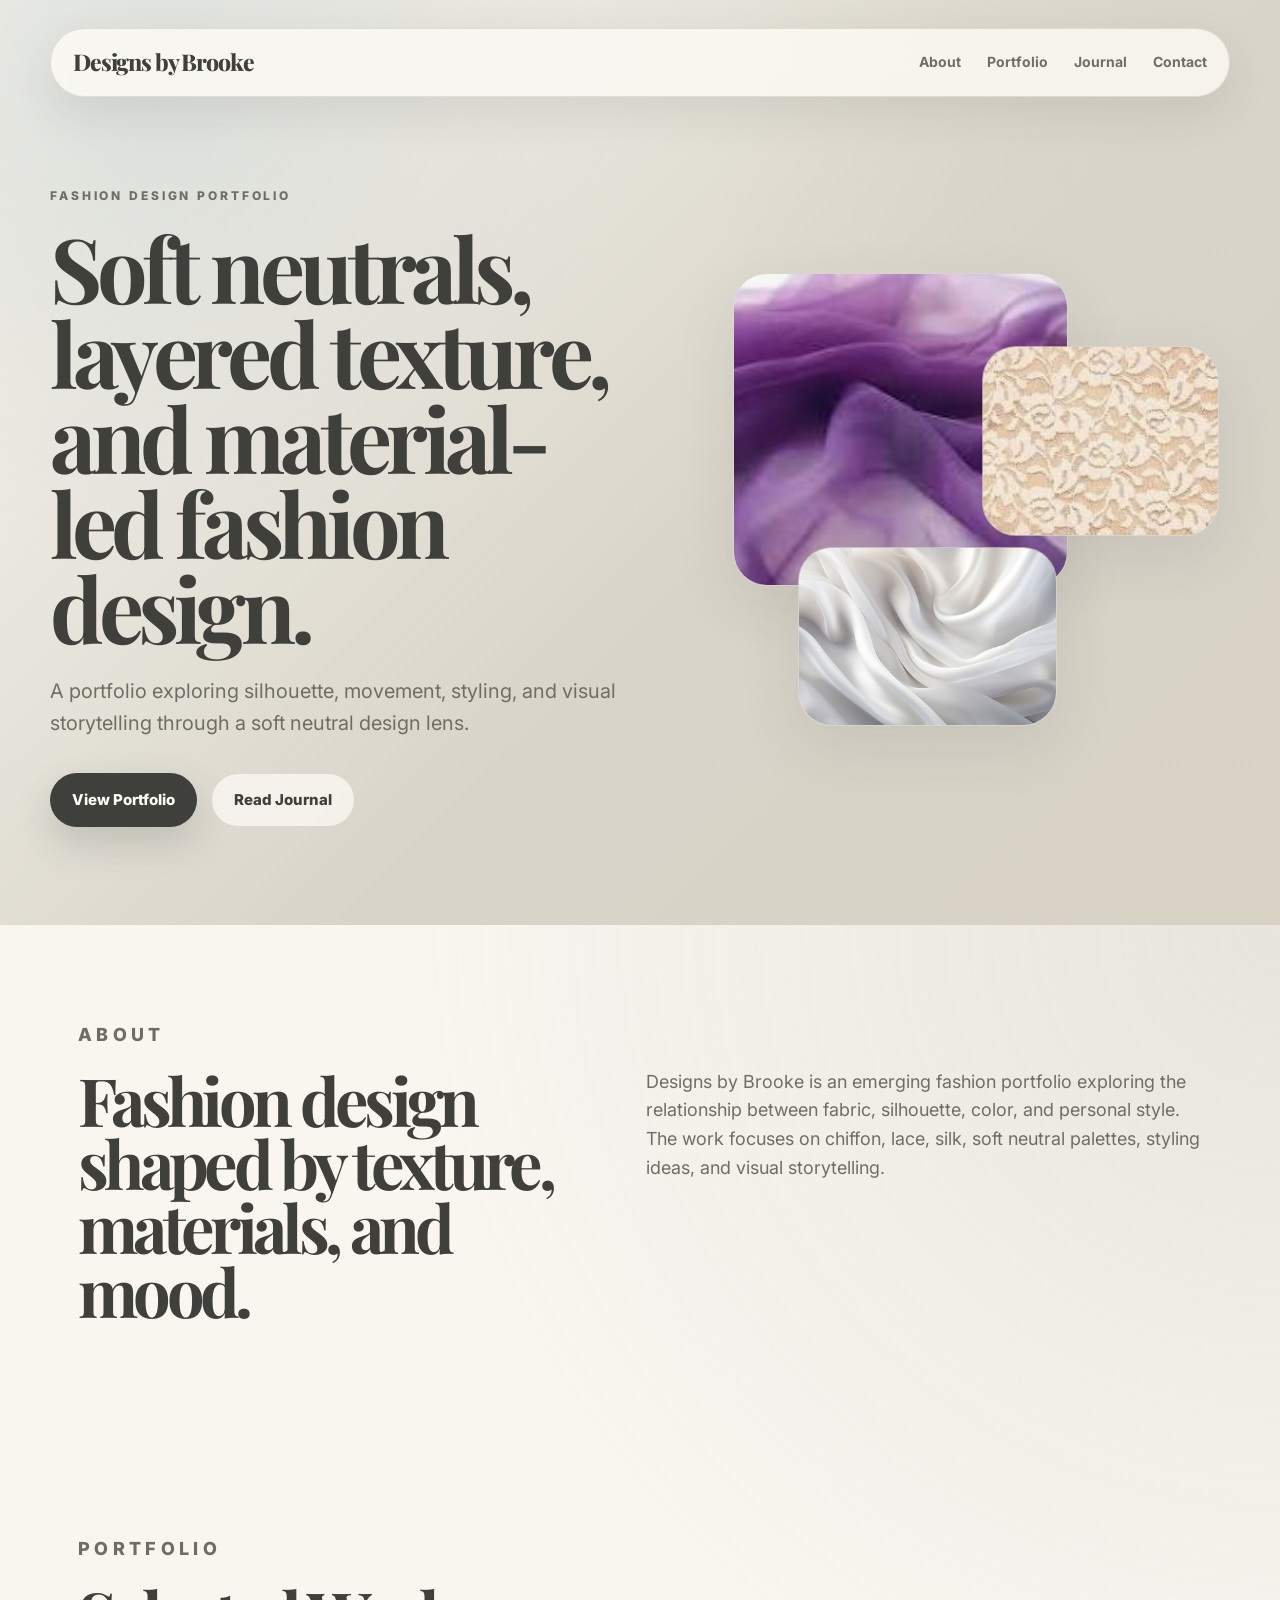
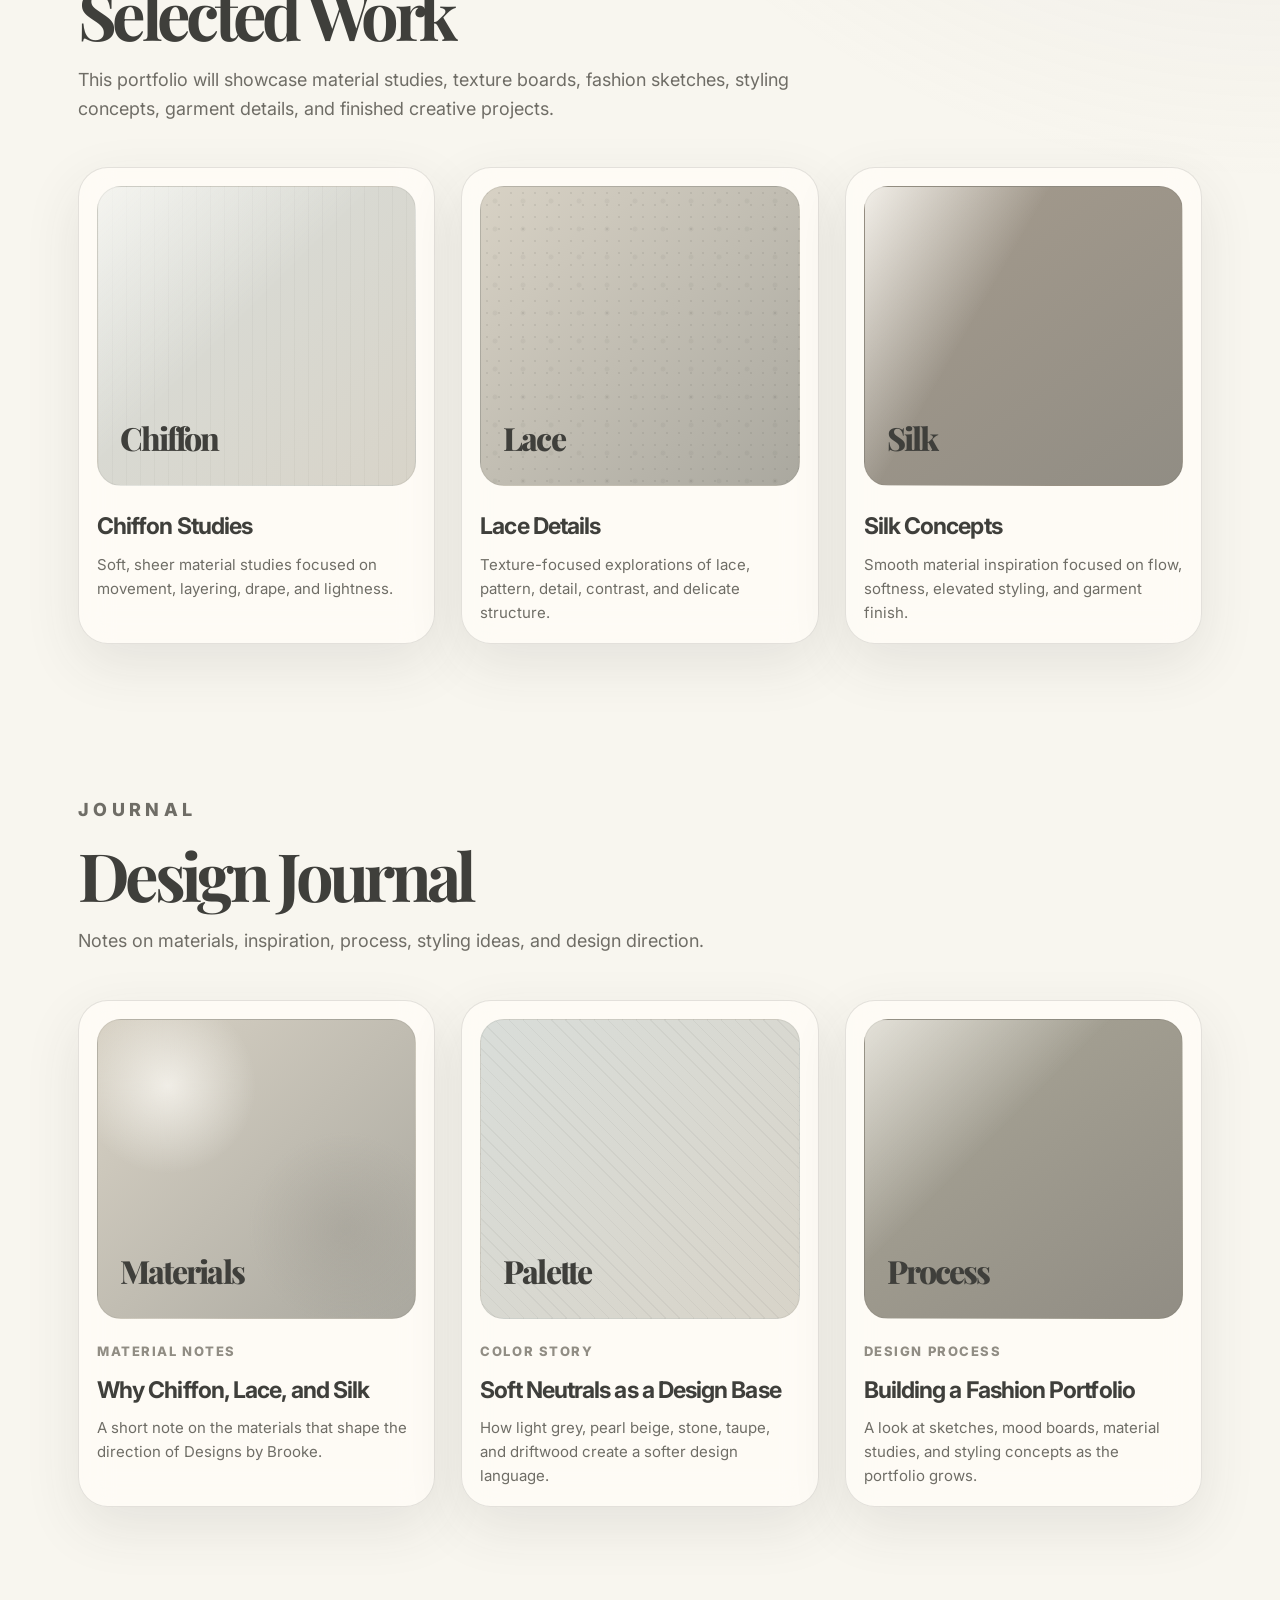
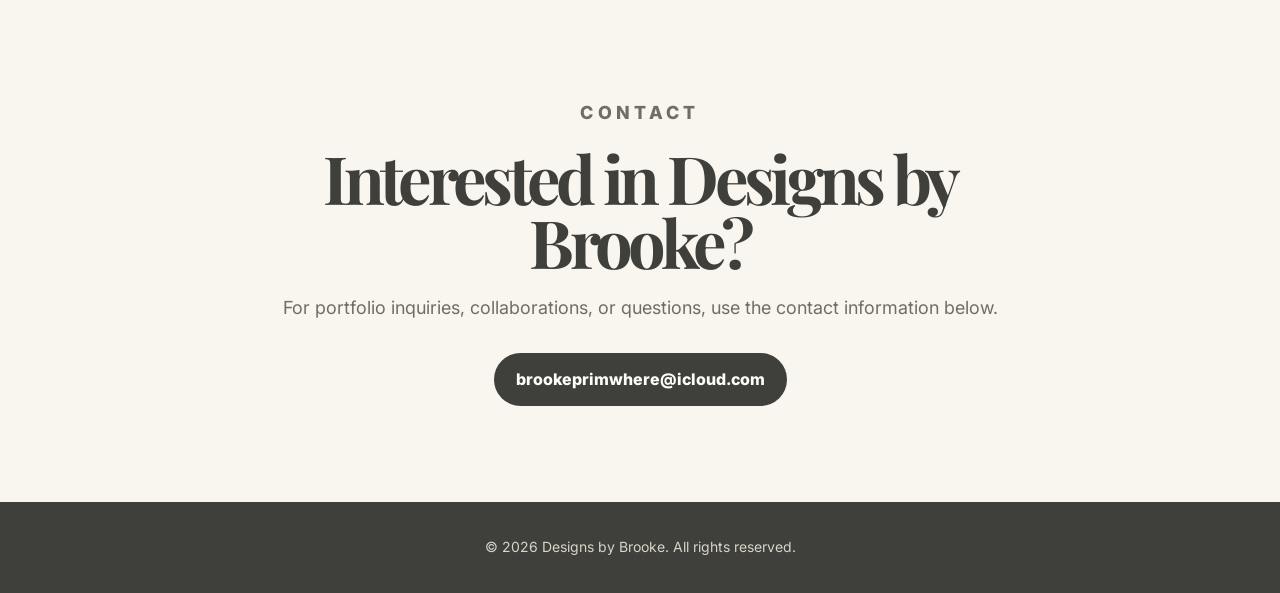
<file: index.html>
<!DOCTYPE html>
<html lang="en">
<head>
  <meta charset="UTF-8" />
  <meta name="viewport" content="width=device-width, initial-scale=1.0" />

  <title>Designs by Brooke | Fashion Design Portfolio</title>

  <meta
    name="description"
    content="Designs by Brooke is a fashion design portfolio focused on texture, soft neutrals, styling concepts, sketches, and creative direction."
  />

  <link rel="preconnect" href="https://fonts.googleapis.com">
  <link rel="preconnect" href="https://fonts.gstatic.com" crossorigin>
  <link
    href="https://fonts.googleapis.com/css2?family=Inter:wght@400;500;600;700;800&family=Playfair+Display:wght@700;800&display=swap"
    rel="stylesheet"
  >

  <link rel="stylesheet" href="style.css" />

  <script src="https://identity.netlify.com/v1/netlify-identity-widget.js"></script>
</head>

<body>
  <header class="hero">
    <nav class="nav">
      <a class="brand" href="index.html">Designs by Brooke</a>

      <div class="nav-links">
        <a href="#about">About</a>
        <a href="#portfolio">Portfolio</a>
        <a href="#journal">Journal</a>
        <a href="#contact">Contact</a>
      </div>
    </nav>

    <section class="hero-inner">
      <div class="hero-copy">
        <p class="eyebrow" id="hero-kicker">Fashion Design Portfolio</p>

        <h1 id="brand-title">Soft neutrals, layered texture, and material-led fashion design.</h1>

        <p class="hero-text" id="hero-text">
          A portfolio exploring silhouette, movement, styling, and visual storytelling through a soft neutral design lens.
        </p>

        <div class="hero-actions">
          <a class="primary-button" href="#portfolio">View Portfolio</a>
          <a class="secondary-button" href="#journal">Read Journal</a>
        </div>
      </div>

      <div class="hero-visual" aria-label="Material image collage">
        <div class="material-image-card hero-chiffon">
          <img src="images/chiffon.png" alt="Chiffon material reference" />
        </div>

        <div class="material-image-card hero-lace">
          <img src="images/lace.png" alt="Lace material reference" />
        </div>

        <div class="material-image-card hero-silk">
          <img src="images/silk.png" alt="Silk material reference" />
        </div>
      </div>
    </section>
  </header>

  <main>
    <section id="about" class="section about-section">
      <p class="section-label">About</p>

      <div class="split-layout">
        <h2 id="about-heading">Fashion design shaped by texture, materials, and mood.</h2>

        <p id="about-text">
          Designs by Brooke is an emerging fashion portfolio exploring the relationship
          between fabric, silhouette, color, and personal style. The work focuses on
          chiffon, lace, silk, soft neutral palettes, styling ideas, and visual storytelling.
        </p>
      </div>
    </section>

    <section id="portfolio" class="section">
      <div class="section-heading">
        <p class="section-label">Portfolio</p>
        <h2>Selected Work</h2>

        <p id="portfolio-intro">
          This portfolio will showcase material studies, texture boards, fashion sketches,
          styling concepts, garment details, and finished creative projects.
        </p>
      </div>

      <div class="portfolio-grid" id="portfolio-grid"></div>
    </section>

    <section id="journal" class="section journal-section">
      <div class="section-heading">
        <p class="section-label">Journal</p>
        <h2 id="journal-heading">Design Journal</h2>

        <p id="journal-intro">
          Notes on materials, inspiration, process, styling ideas, and design direction.
        </p>
      </div>

      <div class="journal-grid" id="journal-grid"></div>
    </section>

    <section id="contact" class="section contact-section">
      <p class="section-label">Contact</p>

      <h2 id="contact-heading">Interested in Designs by Brooke?</h2>

      <p id="contact-text">
        For portfolio inquiries, collaborations, or questions, use the contact information below.
      </p>

      <a class="email-link" id="email-link" href="mailto:brookeprimwhere@icloud.com">
        brookeprimwhere@icloud.com
      </a>
    </section>
  </main>

  <footer>
    <p id="footer-text">&copy; 2026 Designs by Brooke. All rights reserved.</p>
  </footer>

  <script src="site.js"></script>

  <script>
    if (window.netlifyIdentity) {
      window.netlifyIdentity.on("init", function(user) {
        if (!user) {
          window.netlifyIdentity.on("login", function() {
            document.location.href = "/admin/";
          });
        }
      });
    }
  </script>
</body>
</html>
</file>
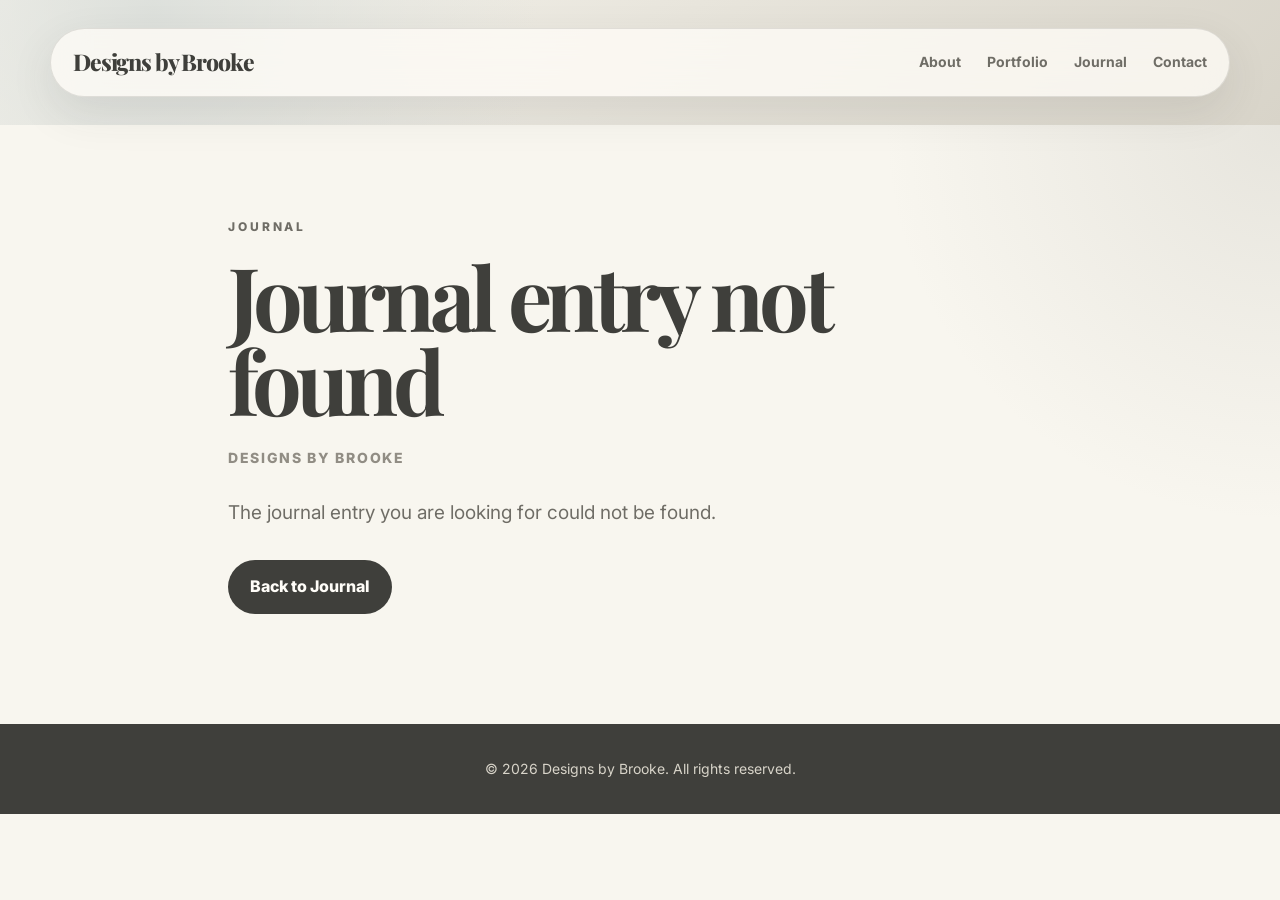
<file: journal.html>
<!DOCTYPE html>
<html lang="en">
<head>
  <meta charset="UTF-8" />
  <meta name="viewport" content="width=device-width, initial-scale=1.0" />

  <title>Journal | Designs by Brooke</title>

  <meta
    name="description"
    content="A Designs by Brooke journal entry about materials, texture, styling, process, and fashion design direction."
  />

  <link rel="preconnect" href="https://fonts.googleapis.com">
  <link rel="preconnect" href="https://fonts.gstatic.com" crossorigin>
  <link
    href="https://fonts.googleapis.com/css2?family=Inter:wght@400;500;600;700;800&family=Playfair+Display:wght@700;800&display=swap"
    rel="stylesheet"
  >

  <link rel="stylesheet" href="style.css" />
</head>

<body>
  <header class="page-header">
    <nav class="nav">
      <a class="brand" href="index.html">Designs by Brooke</a>

      <div class="nav-links">
        <a href="index.html#about">About</a>
        <a href="index.html#portfolio">Portfolio</a>
        <a href="index.html#journal">Journal</a>
        <a href="index.html#contact">Contact</a>
      </div>
    </nav>
  </header>

  <main>
    <article class="journal-detail" id="journal-detail">
      <p class="section-label">Journal</p>

      <h1 id="journal-detail-title">Journal Entry</h1>

      <p class="journal-detail-meta" id="journal-detail-meta"></p>

      <div id="journal-detail-image"></div>

      <div class="journal-detail-body" id="journal-detail-body"></div>

      <a class="back-link" href="index.html#journal">Back to Journal</a>
    </article>
  </main>

  <footer>
    <p>&copy; 2026 Designs by Brooke. All rights reserved.</p>
  </footer>

  <script src="site.js"></script>
</body>
</html>
</file>
<file: style.css>
* {
  box-sizing: border-box;
}

:root {
  --soft-white: #f8f6ef;
  --warm-white: #fffdf8;

  --light-grey: #d9ddd9;
  --silver-grey: #d8d4c9;
  --pearl-beige: #d8d2c5;
  --stone: #aaa89f;
  --ash-taupe: #aaa697;
  --grey-taupe: #918d84;
  --soft-taupe: #a59b8d;
  --driftwood: #7f6f60;

  --text-dark: #3f3f3b;
  --text-muted: #6f6d66;

  --border: rgba(63, 63, 59, 0.14);
  --shadow: rgba(63, 63, 59, 0.10);
}

html {
  scroll-behavior: smooth;
}

body {
  margin: 0;
  font-family: "Inter", Arial, sans-serif;
  color: var(--text-dark);
  background: var(--soft-white);
  line-height: 1.6;
}

a {
  color: inherit;
  text-decoration: none;
}

img {
  max-width: 100%;
}

.hero {
  min-height: 100vh;
  padding: 28px;
  overflow: hidden;
  background:
    radial-gradient(circle at 12% 10%, rgba(217, 221, 217, 0.85), transparent 34%),
    radial-gradient(circle at 88% 18%, rgba(216, 212, 201, 0.70), transparent 30%),
    linear-gradient(135deg, var(--soft-white) 0%, var(--silver-grey) 58%, var(--pearl-beige) 100%);
}

.page-header {
  padding: 28px;
  background:
    radial-gradient(circle at 12% 10%, rgba(217, 221, 217, 0.85), transparent 34%),
    linear-gradient(135deg, var(--soft-white) 0%, var(--silver-grey) 100%);
}

.nav {
  max-width: 1180px;
  margin: 0 auto;
  padding: 15px 22px;
  display: flex;
  justify-content: space-between;
  align-items: center;
  border: 1px solid var(--border);
  border-radius: 999px;
  background: rgba(255, 253, 248, 0.76);
  backdrop-filter: blur(18px);
  box-shadow: 0 16px 44px var(--shadow);
}

.brand {
  font-family: "Playfair Display", Georgia, serif;
  font-size: 23px;
  font-weight: 800;
  letter-spacing: -0.05em;
  color: var(--text-dark);
}

.nav-links {
  display: flex;
  gap: 26px;
  color: var(--text-muted);
  font-size: 14px;
  font-weight: 700;
}

.nav-links a:hover {
  color: var(--text-dark);
}

.hero-inner {
  max-width: 1180px;
  min-height: calc(100vh - 100px);
  margin: 0 auto;
  display: grid;
  grid-template-columns: 1fr 0.95fr;
  gap: 72px;
  align-items: center;
}

.hero-copy {
  padding-top: 20px;
}

.eyebrow,
.section-label {
  margin: 0 0 18px;
  color: var(--text-muted);
  text-transform: uppercase;
  letter-spacing: 0.24em;
  font-size: 12px;
  font-weight: 800;
}

h1,
h2,
h3,
p {
  margin-top: 0;
}

h1 {
  max-width: 760px;
  margin-bottom: 26px;
  font-family: "Playfair Display", Georgia, serif;
  font-size: clamp(54px, 7vw, 96px);
  line-height: 0.95;
  letter-spacing: -0.06em;
  color: var(--text-dark);
}

.hero-text {
  max-width: 650px;
  margin-bottom: 34px;
  color: var(--text-muted);
  font-size: 20px;
}

.hero-actions {
  display: flex;
  gap: 14px;
  flex-wrap: wrap;
}

.primary-button,
.secondary-button {
  display: inline-flex;
  align-items: center;
  justify-content: center;
  min-height: 48px;
  padding: 14px 22px;
  border-radius: 999px;
  font-size: 15px;
  font-weight: 800;
  transition: transform 0.2s ease, background 0.2s ease;
}

.primary-button {
  background: var(--text-dark);
  color: var(--warm-white);
  box-shadow: 0 16px 38px rgba(63, 63, 59, 0.20);
}

.secondary-button {
  border: 1px solid var(--border);
  background: rgba(255, 253, 248, 0.7);
  color: var(--text-dark);
}

.primary-button:hover,
.secondary-button:hover {
  transform: translateY(-2px);
}

.hero-visual {
  position: relative;
  min-height: 560px;
}

.material-image-card {
  position: absolute;
  overflow: hidden;
  border: 1px solid var(--border);
  background: rgba(255, 253, 248, 0.6);
  border-radius: 34px;
  box-shadow: 0 22px 60px var(--shadow);
}

.material-image-card img {
  width: 100%;
  height: 100%;
  display: block;
  object-fit: cover;
}

.hero-chiffon {
  width: 62%;
  height: 56%;
  left: 8%;
  top: 10%;
}

.hero-lace {
  width: 44%;
  height: 34%;
  right: 2%;
  top: 23%;
}

.hero-silk {
  width: 48%;
  height: 32%;
  left: 20%;
  bottom: 9%;
}

main {
  background:
    radial-gradient(circle at top right, rgba(170, 168, 159, 0.22), transparent 28%),
    var(--soft-white);
}

.section {
  max-width: 1180px;
  margin: 0 auto;
  padding: 96px 28px;
}

.split-layout {
  display: grid;
  grid-template-columns: 0.95fr 1.05fr;
  gap: 64px;
  align-items: start;
}

.section h2 {
  margin-bottom: 20px;
  font-family: "Playfair Display", Georgia, serif;
  font-size: clamp(40px, 5.2vw, 70px);
  line-height: 0.96;
  letter-spacing: -0.07em;
  color: var(--text-dark);
}

.section p {
  color: var(--text-muted);
  font-size: 18px;
}

.section-heading {
  max-width: 740px;
  margin-bottom: 44px;
}

.portfolio-grid,
.journal-grid {
  display: grid;
  grid-template-columns: repeat(3, 1fr);
  gap: 26px;
  align-items: stretch;
}

.portfolio-card,
.journal-card {
  padding: 18px;
  border: 1px solid var(--border);
  border-radius: 30px;
  background: rgba(255, 253, 248, 0.76);
  backdrop-filter: blur(16px);
  box-shadow: 0 20px 56px var(--shadow);
}

.journal-card {
  display: block;
  cursor: pointer;
  transition: transform 0.2s ease, box-shadow 0.2s ease;
}

.journal-card:hover {
  transform: translateY(-4px);
  box-shadow: 0 26px 70px var(--shadow);
}

.image-placeholder {
  height: 300px;
  margin-bottom: 22px;
  border-radius: 24px;
  display: flex;
  align-items: flex-end;
  padding: 22px;
  overflow: hidden;
  border: 1px solid rgba(63, 63, 59, 0.08);
}

.texture-card {
  background:
    repeating-linear-gradient(
      45deg,
      rgba(63, 63, 59, 0.055) 0,
      rgba(63, 63, 59, 0.055) 1px,
      transparent 1px,
      transparent 10px
    ),
    linear-gradient(135deg, var(--light-grey), var(--silver-grey));
}

.material-card-preview {
  background:
    radial-gradient(circle at 22% 22%, rgba(255, 253, 248, 0.7), transparent 26%),
    radial-gradient(circle at 78% 70%, rgba(145, 141, 132, 0.28), transparent 30%),
    linear-gradient(135deg, var(--pearl-beige), var(--stone));
}

.styling-card {
  background:
    linear-gradient(135deg, rgba(255, 253, 248, 0.68), transparent 40%),
    linear-gradient(145deg, var(--ash-taupe), var(--grey-taupe));
}

.chiffon-card {
  background:
    linear-gradient(135deg, rgba(255, 253, 248, 0.72), transparent 45%),
    repeating-linear-gradient(
      90deg,
      rgba(63, 63, 59, 0.04) 0,
      rgba(63, 63, 59, 0.04) 1px,
      transparent 1px,
      transparent 14px
    ),
    linear-gradient(135deg, var(--light-grey), var(--silver-grey));
}

.lace-card {
  background:
    radial-gradient(circle, rgba(63, 63, 59, 0.095) 1px, transparent 1px),
    radial-gradient(circle, rgba(63, 63, 59, 0.055) 2px, transparent 3px),
    linear-gradient(135deg, var(--pearl-beige), var(--stone));
  background-size: 12px 12px, 28px 28px, cover;
}

.silk-card {
  background:
    linear-gradient(120deg, rgba(255, 253, 248, 0.85), transparent 38%),
    linear-gradient(145deg, var(--soft-taupe), var(--grey-taupe));
}

.image-placeholder span {
  font-family: "Playfair Display", Georgia, serif;
  font-size: 32px;
  font-weight: 800;
  letter-spacing: -0.06em;
  color: var(--text-dark);
}

.portfolio-image,
.journal-image {
  width: 100%;
  height: 300px;
  margin-bottom: 22px;
  border-radius: 24px;
  display: block;
  object-fit: cover;
  border: 1px solid rgba(63, 63, 59, 0.08);
}

.portfolio-card h3,
.journal-card h3 {
  margin-bottom: 8px;
  font-size: 23px;
  letter-spacing: -0.04em;
  color: var(--text-dark);
}

.portfolio-card p,
.journal-card p {
  margin-bottom: 0;
  font-size: 15px;
  color: var(--text-muted);
}

.journal-section {
  padding-top: 56px;
}

.journal-meta {
  display: block;
  margin-bottom: 10px;
  color: var(--grey-taupe);
  font-size: 13px;
  font-weight: 800;
  letter-spacing: 0.12em;
  text-transform: uppercase;
}

.contact-section {
  text-align: center;
  max-width: 800px;
}

.email-link,
.back-link {
  display: inline-flex;
  margin-top: 12px;
  padding: 14px 22px;
  border-radius: 999px;
  background: var(--text-dark);
  color: var(--warm-white);
  font-weight: 800;
}

.journal-detail {
  max-width: 880px;
  margin: 0 auto;
  padding: 92px 28px 110px;
}

.journal-detail h1 {
  max-width: 820px;
  font-size: clamp(46px, 7vw, 88px);
}

.journal-detail-meta {
  color: var(--grey-taupe);
  font-size: 14px;
  font-weight: 800;
  letter-spacing: 0.12em;
  text-transform: uppercase;
  margin-bottom: 28px;
}

.journal-detail-image img {
  width: 100%;
  max-height: 520px;
  object-fit: cover;
  display: block;
  border-radius: 30px;
  border: 1px solid var(--border);
  margin-bottom: 34px;
  box-shadow: 0 20px 56px var(--shadow);
}

.journal-detail-body {
  color: var(--text-muted);
  font-size: 19px;
}

.journal-detail-body p {
  margin-bottom: 20px;
}

.journal-detail-body h2,
.journal-detail-body h3 {
  margin-top: 34px;
  margin-bottom: 12px;
  font-family: "Playfair Display", Georgia, serif;
  color: var(--text-dark);
  letter-spacing: -0.04em;
}

.journal-detail-body ul,
.journal-detail-body ol {
  padding-left: 24px;
  margin-bottom: 20px;
}

footer {
  padding: 34px 28px;
  text-align: center;
  color: var(--silver-grey);
  background: var(--text-dark);
}

footer p {
  margin: 0;
  font-size: 14px;
}

@media (max-width: 900px) {
  .hero,
  .page-header {
    padding: 20px;
  }

  .nav {
    align-items: flex-start;
    border-radius: 28px;
    flex-direction: column;
    gap: 14px;
  }

  .nav-links {
    flex-wrap: wrap;
    gap: 16px;
  }

  .hero-inner {
    grid-template-columns: 1fr;
    gap: 34px;
    padding-top: 58px;
  }

  h1 {
    font-size: clamp(46px, 14vw, 78px);
  }

  .hero-text {
    font-size: 18px;
  }

  .hero-visual {
    min-height: 420px;
  }

  .hero-chiffon {
    width: 72%;
    height: 50%;
    left: 0;
    top: 4%;
  }

  .hero-lace {
    width: 48%;
    height: 32%;
    right: 0;
    top: 22%;
  }

  .hero-silk {
    width: 56%;
    height: 30%;
    left: 6%;
    bottom: 12%;
  }

  .split-layout {
    grid-template-columns: 1fr;
    gap: 20px;
  }

  .portfolio-grid,
  .journal-grid {
    grid-template-columns: 1fr;
  }

  .section {
    padding: 76px 22px;
  }

  .journal-detail {
    padding: 72px 22px 92px;
  }
}
</file>
